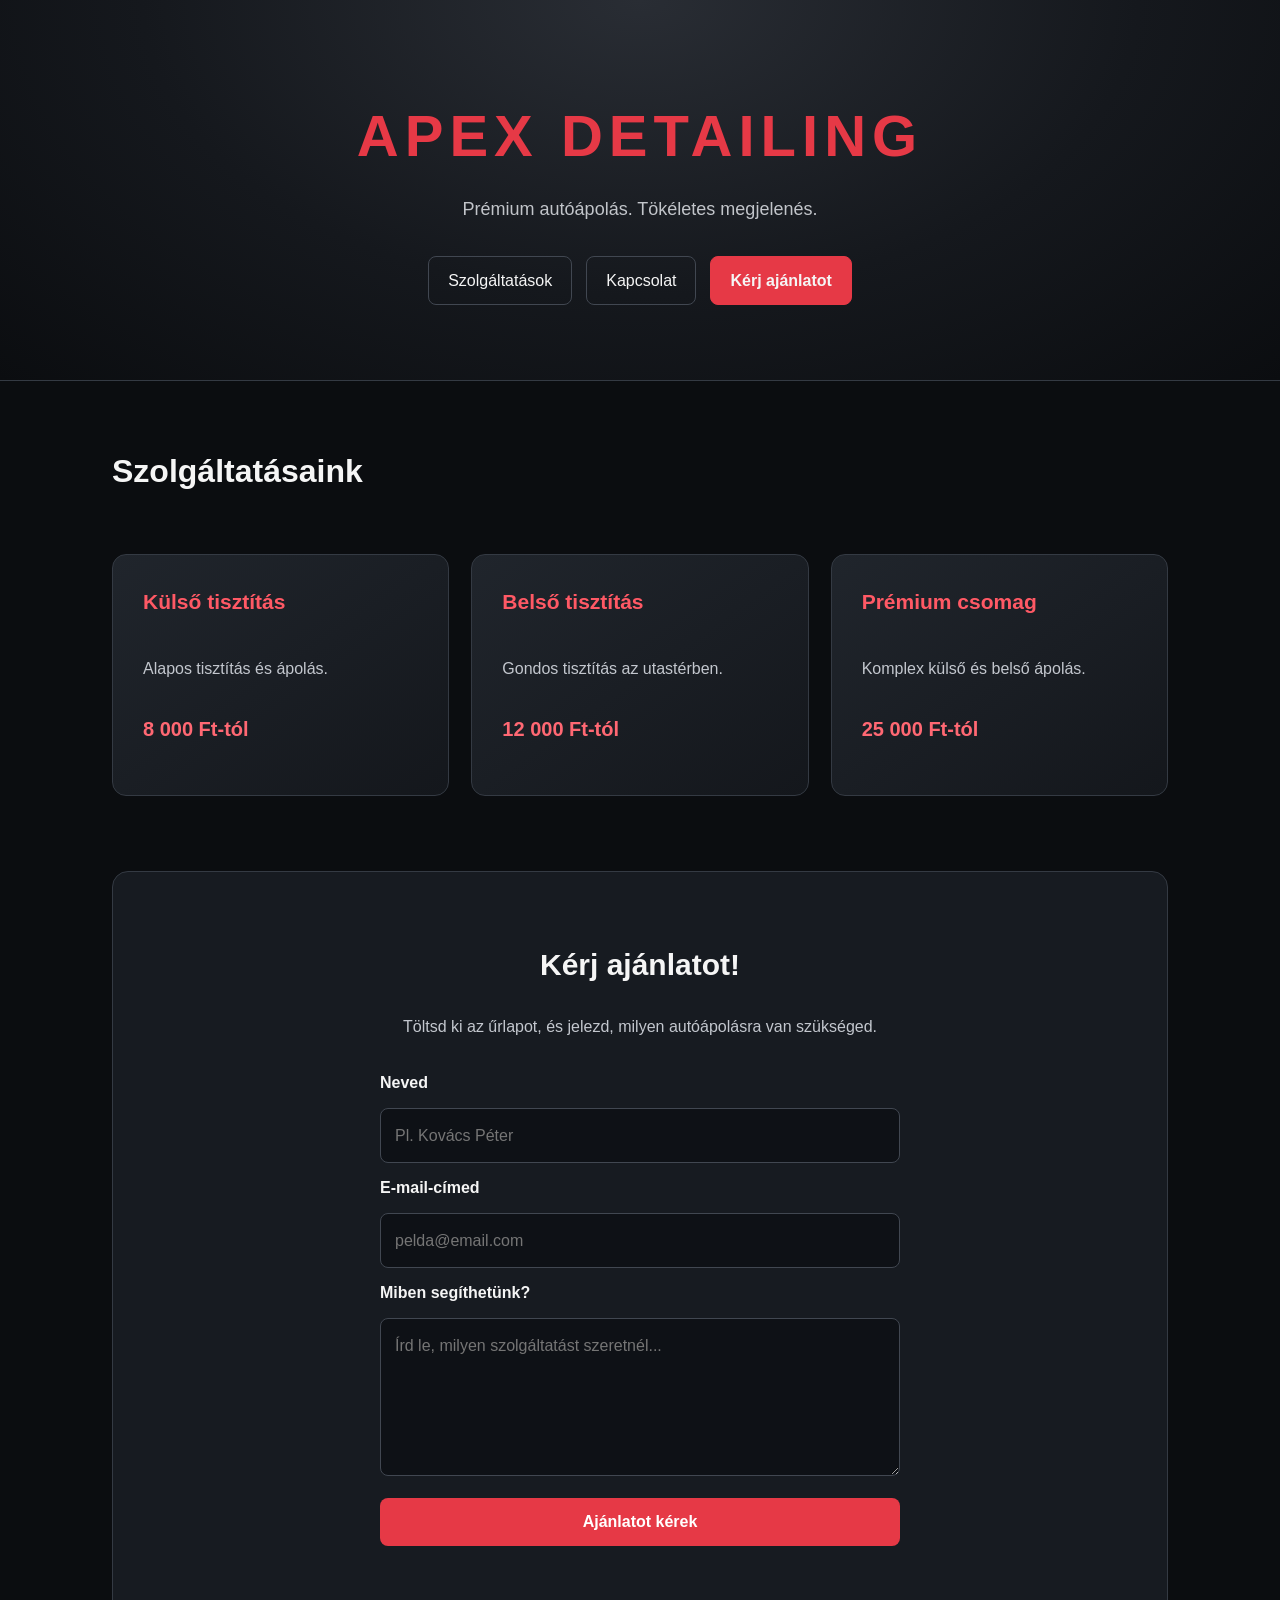
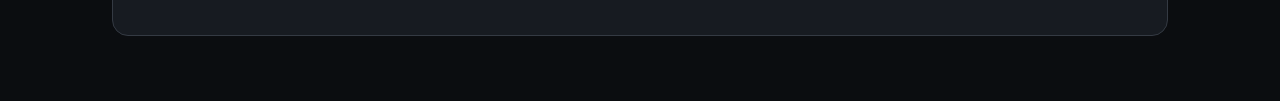
<file: index.html>
<!DOCTYPE html>
<html lang="hu">
<head>
    <meta charset="UTF-8">
    <meta name="viewport" content="width=device-width, initial-scale=1.0">
    <meta name="description" content="Prémium autóápolás és detailing. Kérj személyre szabott ajánlatot!">
    <title>Apex Detailing | Prémium autóápolás</title>
    <link rel="stylesheet" href="style.css">
</head>
<body>
    <header>
        <h1>APEX DETAILING</h1>
        <p>Prémium autóápolás. Tökéletes megjelenés.</p>

        <nav class="nav">
            <a href="#services">Szolgáltatások</a>
            <a href="#contact">Kapcsolat</a>
            <a href="#contact" class="cta-button">Kérj ajánlatot</a>
        </nav>
    </header>

    <main>
        <section class="services" id="services">
            <h2>Szolgáltatásaink</h2>

                <div class="services-grid">
                    <article>
                        <h3>Külső tisztítás</h3>
                        <p>Alapos tisztítás és ápolás.</p>
                        <p>8 000 Ft-tól</p>
                    </article>

                    <article>
                        <h3>Belső tisztítás</h3>
                        <p>Gondos tisztítás az utastérben.</p>
                        <p>12 000 Ft-tól</p>
                    </article>

                    <article>
                        <h3>Prémium csomag</h3>
                        <p>Komplex külső és belső ápolás.</p>
                        <p>25 000 Ft-tól</p>
                    </article>
                </div>

            
        </section>

        <footer id="contact">
            <h2>Kérj ajánlatot!</h2>
            <p>Töltsd ki az űrlapot, és jelezd, milyen autóápolásra van szükséged.</p>

            <form class="contact-form" id="contactForm">
                <label for="name">Neved</label>
                <input type="text" id="name" name="name"
                       placeholder="Pl. Kovács Péter" required>

                <label for="email">E-mail-címed</label>
                <input type="email" id="email" name="email"
                       placeholder="pelda@email.com" required>

                <label for="message">Miben segíthetünk?</label>
                <textarea id="message" name="message"
                          placeholder="Írd le, milyen szolgáltatást szeretnél..."
                          rows="5" required></textarea>

                <button type="submit">Ajánlatot kérek</button>
                <p id="formMessage" aria-live="polite"></p>
            </form>
        </footer>
    </main>

    <script src="script.js"></script>
</body>
</html>
</file>
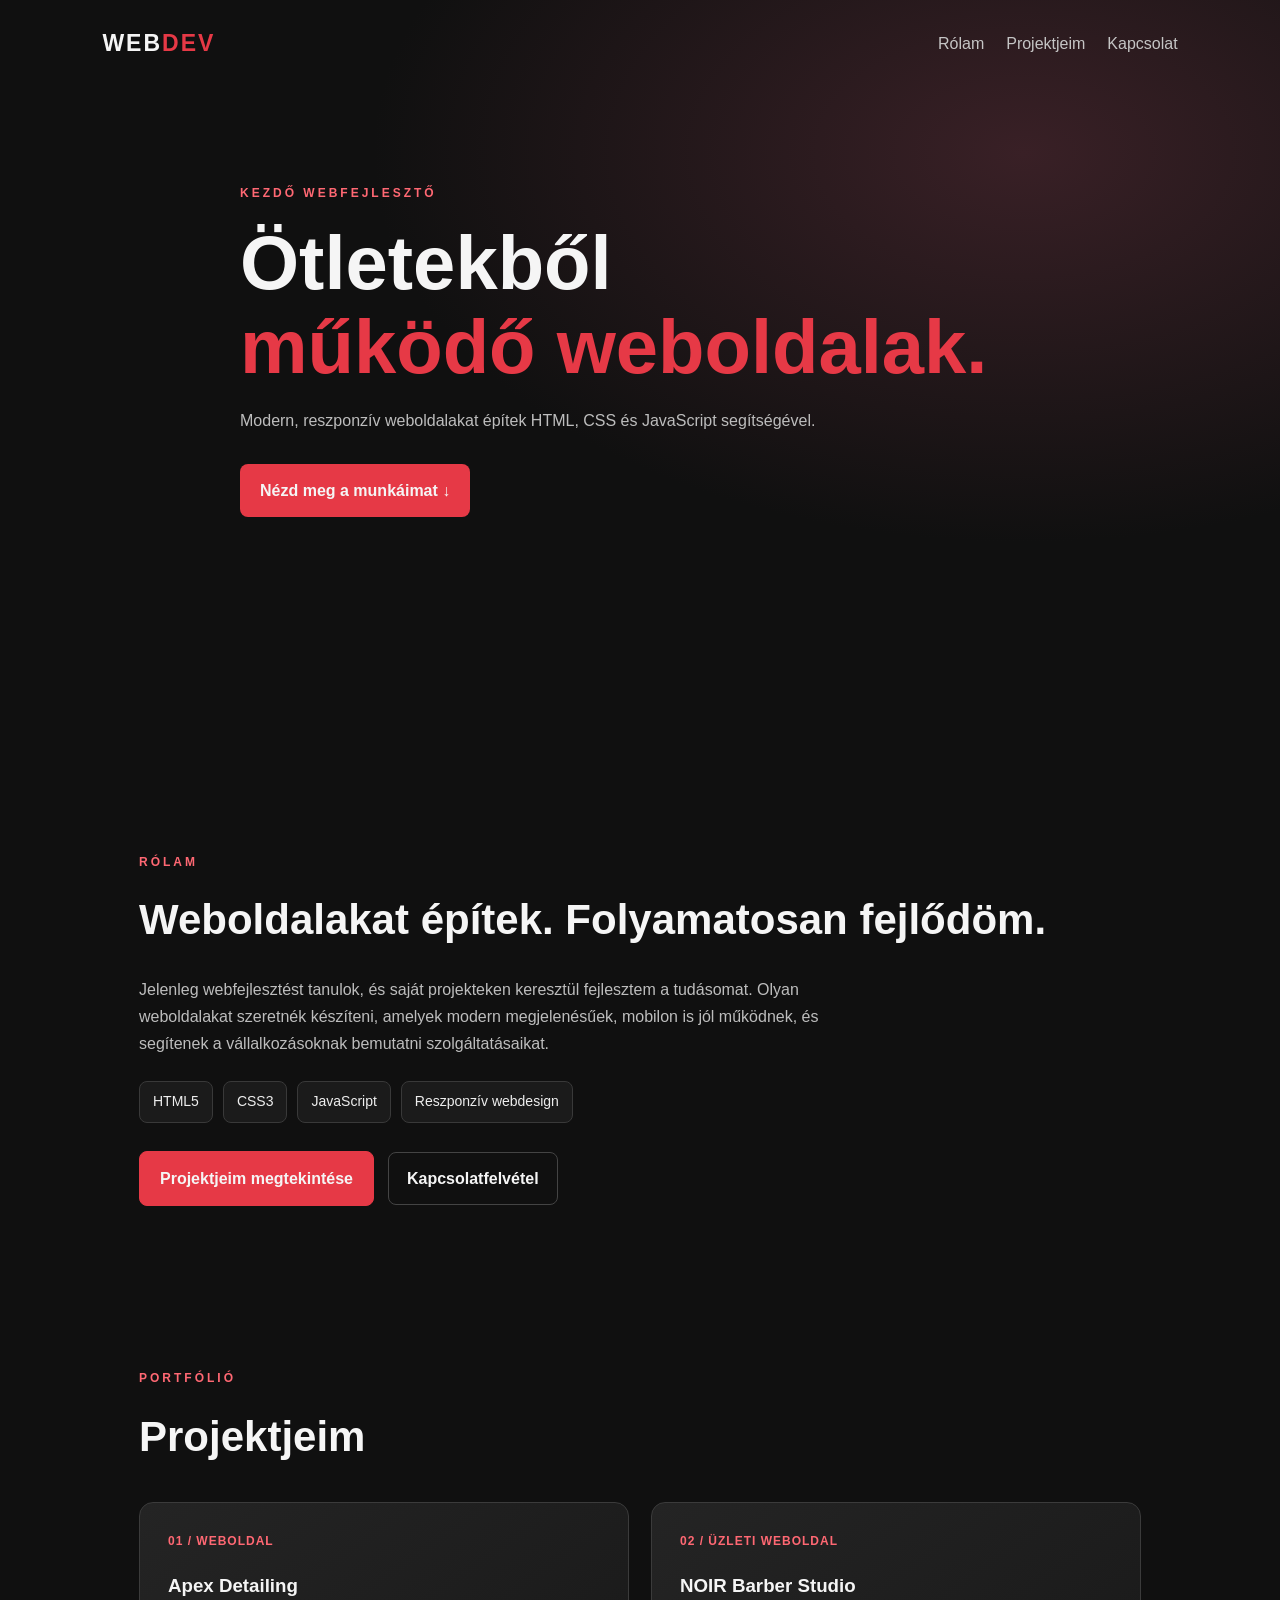
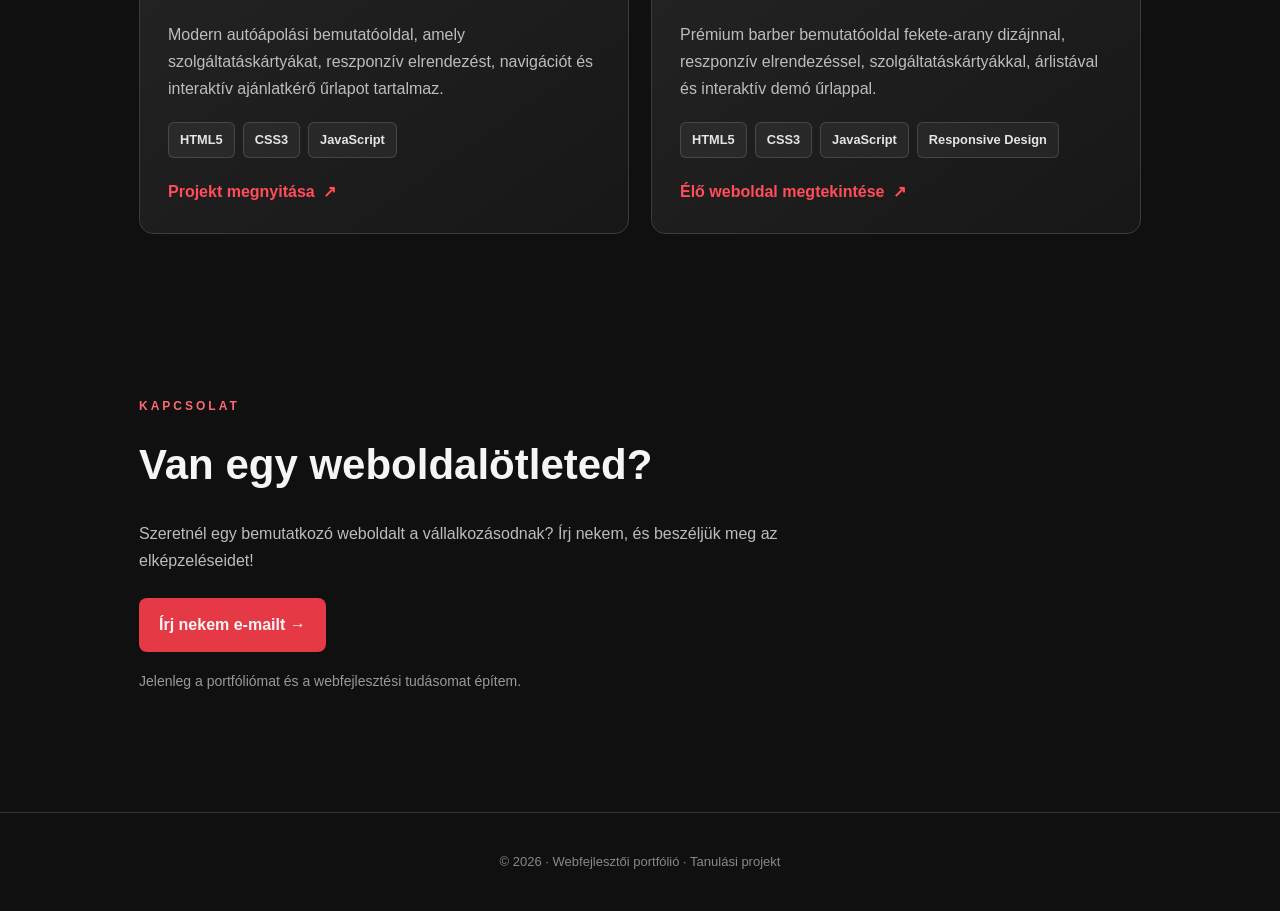
<file: portfolio.html>
<!DOCTYPE html>
<html lang="hu">
<head>
    <meta charset="UTF-8">
    <meta name="viewport" content="width=device-width, initial-scale=1.0">
    <meta name="description" content="Weboldal-készítés és modern webes megoldások bemutatóportfóliója.">
    <title>Webfejlesztői portfólió</title>
    <link rel="stylesheet" href="portfolio.css">
</head>
<body>
    <header class="hero">
        <nav>
            <a class="logo" href="#home">WEB<span>DEV</span></a>
            <div class="nav-links">
                <a href="#about">Rólam</a>
                <a href="#projects">Projektjeim</a>
                <a href="#contact">Kapcsolat</a>
            </div>
        </nav>

        <div class="hero-content" id="home">
            <p class="eyebrow">KEZDŐ WEBFEJLESZTŐ</p>
            <h1>Ötletekből<br><span>működő weboldalak.</span></h1>
            <p>Modern, reszponzív weboldalakat építek HTML, CSS és JavaScript segítségével.</p>
            <a class="button" href="#projects">Nézd meg a munkáimat ↓</a>
        </div>
    </header>

    <main>
        
<section id="about" class="section">
    <p class="eyebrow">RÓLAM</p>
    <h2>Weboldalakat építek. Folyamatosan fejlődöm.</h2>

    <p>
        Jelenleg webfejlesztést tanulok, és saját projekteken keresztül
        fejlesztem a tudásomat. Olyan weboldalakat szeretnék készíteni,
        amelyek modern megjelenésűek, mobilon is jól működnek,
        és segítenek a vállalkozásoknak bemutatni szolgáltatásaikat.
    </p>

    <div class="skill-list">
        <span>HTML5</span>
        <span>CSS3</span>
        <span>JavaScript</span>
        <span>Reszponzív webdesign</span>
    </div>

    <div class="about-actions">
        <a class="button" href="#projects">Projektjeim megtekintése</a>
        <a class="secondary-button" href="#contact">Kapcsolatfelvétel</a>
    </div>
</section>


        <section id="projects" class="section">
            <p class="eyebrow">PORTFÓLIÓ</p>
            <h2>Projektjeim</h2>

            <div class="project-grid">
                    <article class="project-card">
                    <div class="project-number">01 / WEBOLDAL</div>
                    <h3>Apex Detailing</h3>
                    <p>
                        Modern autóápolási bemutatóoldal, amely szolgáltatáskártyákat,
                        reszponzív elrendezést, navigációt és interaktív ajánlatkérő űrlapot tartalmaz.
                    </p>

                    <div class="tech-stack">
                        <span>HTML5</span>
                        <span>CSS3</span>
                        <span>JavaScript</span>
                    </div>

                    <a class="project-link" href="index.html">
                        Projekt megnyitása <span aria-hidden="true">↗</span>
                    </a>
                </article>

                
                
<article class="project-card">
    <div class="project-number">02 / ÜZLETI WEBOLDAL</div>

    <h3>NOIR Barber Studio</h3>

    <p>
        Prémium barber bemutatóoldal fekete-arany dizájnnal,
        reszponzív elrendezéssel, szolgáltatáskártyákkal,
        árlistával és interaktív demó űrlappal.
    </p>

    <div class="tech-stack">
        <span>HTML5</span>
        <span>CSS3</span>
        <span>JavaScript</span>
        <span>Responsive Design</span>
    </div>

    <a
        class="project-link"
        href=https://432retek.github.io/noir-barber-studio/
        target="_blank"
        rel="noopener noreferrer"
    >
        Élő weboldal megtekintése <span aria-hidden="true">↗</span>
    </a>
</article>


            </div>
        </section>

        
        <section id="contact" class="section contact">
            <p class="eyebrow">KAPCSOLAT</p>
            <h2>Van egy weboldalötleted?</h2>

            <p>
            Szeretnél egy bemutatkozó weboldalt a vállalkozásodnak?
            Írj nekem, és beszéljük meg az elképzeléseidet!
            </p>

            <div class="contact-actions">
                <a class="button"
                    href="mailto:szikszaijancsi@gmail.com?subject=Weboldal%20k%C3%A9sz%C3%ADt%C3%A9s">
                    Írj nekem e-mailt →
                </a>

                <p class="contact-note">
                    Jelenleg a portfóliómat és a webfejlesztési tudásomat építem.
                </p>
            </div>
        </section>

    </main>

    <footer>
        <p>© 2026 · Webfejlesztői portfólió · Tanulási projekt</p>
    </footer>
</body>
</html>
</file>
<file: style.css>
* {
    box-sizing: border-box;
}

html {
    scroll-behavior: smooth;
}

body {
    margin: 0;
    background: #0b0d10;
    color: #f5f5f5;
    font-family: Arial, sans-serif;
    line-height: 1.6;
}

header {
    text-align: center;
    padding: 90px 20px 75px;
    background:
        radial-gradient(ellipse at top, #292d34 0%, #15181d 55%, #0b0d10 100%);
    border-bottom: 1px solid #343a43;
}

header h1 {
    margin: 0;
    font-size: clamp(34px, 6vw, 58px);
    letter-spacing: 6px;
    color: #e63946;
}

header p {
    color: #c2c5ca;
    font-size: 18px;
    margin: 12px 0 0;
}

.nav {
    display: flex;
    justify-content: center;
    align-items: center;
    flex-wrap: wrap;
    gap: 14px;
    margin-top: 32px;
}

.nav a {
    color: #f5f5f5;
    text-decoration: none;
    padding: 11px 19px;
    border: 1px solid #414751;
    border-radius: 8px;
    transition: 0.2s ease;
}

.nav a:hover,
.nav a:focus-visible {
    background: #e63946;
    border-color: #e63946;
}

.nav .cta-button {
    background: #e63946;
    border-color: #e63946;
    font-weight: bold;
}

.nav .cta-button:hover {
    background: #c92332;
}

main {
    max-width: 1100px;
    margin: auto;
    padding: 65px 22px;
}

.services h2 {
    text-align: center;
    font-size: 32px;
    margin: 0 0 35px;
}

.services {
    display: flex;
    flex-wrap: wrap;
    gap: 22px;
}

article {
    flex: 1 1 260px;
    min-height: 230px;
    display: flex;
    flex-direction: column;
    padding: 30px;
    background: linear-gradient(145deg, #20252c, #14171c);
    border: 1px solid #343a43;
    border-radius: 14px;
    transition: 0.25s ease;
}

article:hover {
    transform: translateY(-6px);
    border-color: #e63946;
    box-shadow: 0 12px 30px rgba(230, 57, 70, 0.12);
}

article h3 {
    color: #ff5965;
    font-size: 21px;
    margin-top: 0;
}

article p {
    color: #c3c7ce;
}

article p:last-child {
    margin-top: auto;
    padding-top: 15px;
    color: #ff6873;
    font-size: 20px;
    font-weight: bold;
}

footer {
    margin-top: 75px;
    padding: 45px 25px;
    text-align: center;
    background: #171b21;
    border: 1px solid #343a43;
    border-radius: 16px;
}

footer h2 {
    font-size: 30px;
}

footer > p {
    color: #c3c7ce;
}

.contact-form {
    display: flex;
    flex-direction: column;
    gap: 12px;
    max-width: 520px;
    margin: 30px auto 0;
    text-align: left;
}

.contact-form label {
    font-weight: bold;
}

.contact-form input,
.contact-form textarea {
    width: 100%;
    padding: 14px;
    background: #0e1116;
    color: white;
    border: 1px solid #414751;
    border-radius: 8px;
    font: inherit;
}

.contact-form input:focus,
.contact-form textarea:focus {
    outline: 2px solid #e63946;
    border-color: #e63946;
}

.contact-form button {
    margin-top: 10px;
    padding: 15px;
    background: #e63946;
    color: white;
    border: none;
    border-radius: 8px;
    font-size: 16px;
    font-weight: bold;
    cursor: pointer;
    transition: 0.2s ease;
}

.contact-form button:hover {
    background: #c92332;
    transform: translateY(-2px);
}

#formMessage {
    color: #8ee0a1;
    text-align: center;
}

@media (max-width: 600px) {
    header {
        padding: 55px 16px;
    }

    header h1 {
        letter-spacing: 3px;
    }

    header p {
        font-size: 15px;
    }

    .nav {
        flex-direction: column;
    }

    .nav a {
        width: 100%;
        max-width: 260px;
    }

    main {
        padding: 40px 16px;
    }

    .services {
        flex-direction: column;
    }

    article {
        min-height: 190px;
    }

    footer {
        padding: 30px 16px;
    }
}

.services-grid {
    display: grid;
    grid-template-columns: repeat(3, minmax(0, 1fr));
    gap: 22px;
    width: 100%;
}

@media (max-width: 700px) {
    .services-grid {
        grid-template-columns: 1fr;
    }
}
</file>
<file: portfolio.css>
* {
    box-sizing: border-box;
}

html {
    scroll-behavior: smooth;
}

body {
    margin: 0;
    background: #101010;
    color: #f5f5f5;
    font-family: Arial, sans-serif;
    line-height: 1.7;
}

a {
    color: inherit;
    text-decoration: none;
}

.hero {
    min-height: 85vh;
    padding: 24px 8%;
    background:
        radial-gradient(ellipse at 80% 20%, #392026 0, transparent 45%),
        #101010;
}

nav {
    display: flex;
    justify-content: space-between;
    align-items: center;
    gap: 20px;
    flex-wrap: wrap;
}

.logo {
    font-size: 23px;
    font-weight: 900;
    letter-spacing: 2px;
}

.logo span,
.hero h1 span {
    color: #e63946;
}

.nav-links {
    display: flex;
    gap: 22px;
    flex-wrap: wrap;
}

.nav-links a {
    color: #c5c5c5;
    transition: color 0.2s ease;
}

.nav-links a:hover {
    color: #e63946;
}

.hero-content {
    max-width: 800px;
    margin: 120px auto 70px;
}

.eyebrow {
    color: #ff6873;
    font-size: 12px;
    font-weight: bold;
    letter-spacing: 3px;
}

.hero h1 {
    font-size: clamp(38px, 7vw, 76px);
    line-height: 1.1;
    margin: 18px 0;
}

.hero-content > p:not(.eyebrow) {
    max-width: 600px;
    color: #bdbdbd;
    margin-bottom: 30px;
}

.button {
    display: inline-block;
    padding: 13px 20px;
    background: #e63946;
    border-radius: 8px;
    font-weight: bold;
    transition: transform 0.2s ease,
                background-color 0.2s ease;
}

.button:hover {
    transform: translateY(-3px);
    background: #c92332;
}

.section {
    max-width: 1050px;
    margin: auto;
    padding: 75px 24px;
}

.section h2 {
    font-size: clamp(28px, 4vw, 42px);
    margin: 10px 0 20px;
}

.section > p:not(.eyebrow) {
    max-width: 720px;
    color: #bdbdbd;
}

.project-grid {
    display: grid;
    grid-template-columns: repeat(2, minmax(0, 1fr));
    gap: 22px;
    margin-top: 30px;
}

.project-card {
    padding: 28px;
    background: linear-gradient(145deg, #242424, #171717);
    border: 1px solid #3b3b3b;
    border-radius: 14px;
    transition: transform 0.25s ease,
                border-color 0.25s ease;
}

.project-card:hover {
    transform: translateY(-5px);
    border-color: #e63946;
}

.project-number,
.coming-soon {
    color: #ff6873;
    font-size: 12px;
    font-weight: bold;
    letter-spacing: 1px;
}

.project-card p {
    color: #bdbdbd;
}

.project-card > a:not(.project-link) {
    display: inline-block;
    margin-top: 12px;
    color: #ff6873;
    font-weight: bold;
}
}

.contact {
    border-top: 1px solid #303030;
}

footer {
    padding: 25px;
    text-align: center;
    color: #888;
    border-top: 1px solid #303030;
    font-size: 13px;
}

@media (max-width: 650px) {
    .hero {
        padding: 20px;
    }

    .hero-content {
        margin-top: 85px;
    }

    .nav-links {
        gap: 12px;
        font-size: 14px;
    }

    .project-grid {
        grid-template-columns: 1fr;
    }

    .section {
        padding: 55px 20px;
    }
}

.tech-stack {
    display: flex;
    flex-wrap: wrap;
    gap: 8px;
    margin: 20px 0;
}

.tech-stack span {
    padding: 6px 11px;
    border: 1px solid rgba(255, 255, 255, 0.14);
    border-radius: 6px;
    background: rgba(255, 255, 255, 0.05);
    color: #e5e5e5;
    font-size: 0.8rem;
    font-weight: 600;
}

.project-link {
    display: inline-flex;
    align-items: center;
    gap: 8px;
    color: #ff4d5a;
    font-weight: 700;
    text-decoration: none;
    transition: color 0.2s ease, gap 0.2s ease;
}

.project-link:hover {
    color: #ff858d;
    gap: 12px;
}

.project-link:focus-visible {
    outline: 2px solid #ff4d5a;
    outline-offset: 5px;
}


.skill-list {
    display: flex;
    flex-wrap: wrap;
    gap: 10px;
    margin-top: 24px;
}

.skill-list span {
    padding: 8px 13px;
    border: 1px solid #393939;
    border-radius: 8px;
    background: #1b1b1b;
    color: #eeeeee;
    font-size: 14px;
}

.about-actions {
    display: flex;
    flex-wrap: wrap;
    align-items: center;
    gap: 14px;
    margin-top: 28px;
}

.about-actions .button {
    border: 1px solid #e63946;
}

.secondary-button {
    display: inline-block;
    padding: 12px 18px;
    border: 1px solid #444444;
    border-radius: 8px;
    color: #f5f5f5;
    font-weight: bold;
    transition: border-color 0.2s ease,
                color 0.2s ease;
}

.secondary-button:hover {
    border-color: #e63946;
    color: #ff6873;
}

.about-actions a:focus-visible {
    outline: 2px solid #ff6873;
    outline-offset: 4px;
}


.contact {
    margin-bottom: 30px;
}

.contact-actions {
    margin-top: 24px;
}

.contact-note {
    margin-top: 18px;
    color: #999999;
    font-size: 14px;
}

.contact-actions .button {
    text-align: center;
}

@media (max-width: 480px) {
    .about-actions {
        align-items: stretch;
        flex-direction: column;
    }

    .about-actions a {
        text-align: center;
    }

    .contact-actions .button {
        display: block;
        width: 100%;
    }
}
</file>
